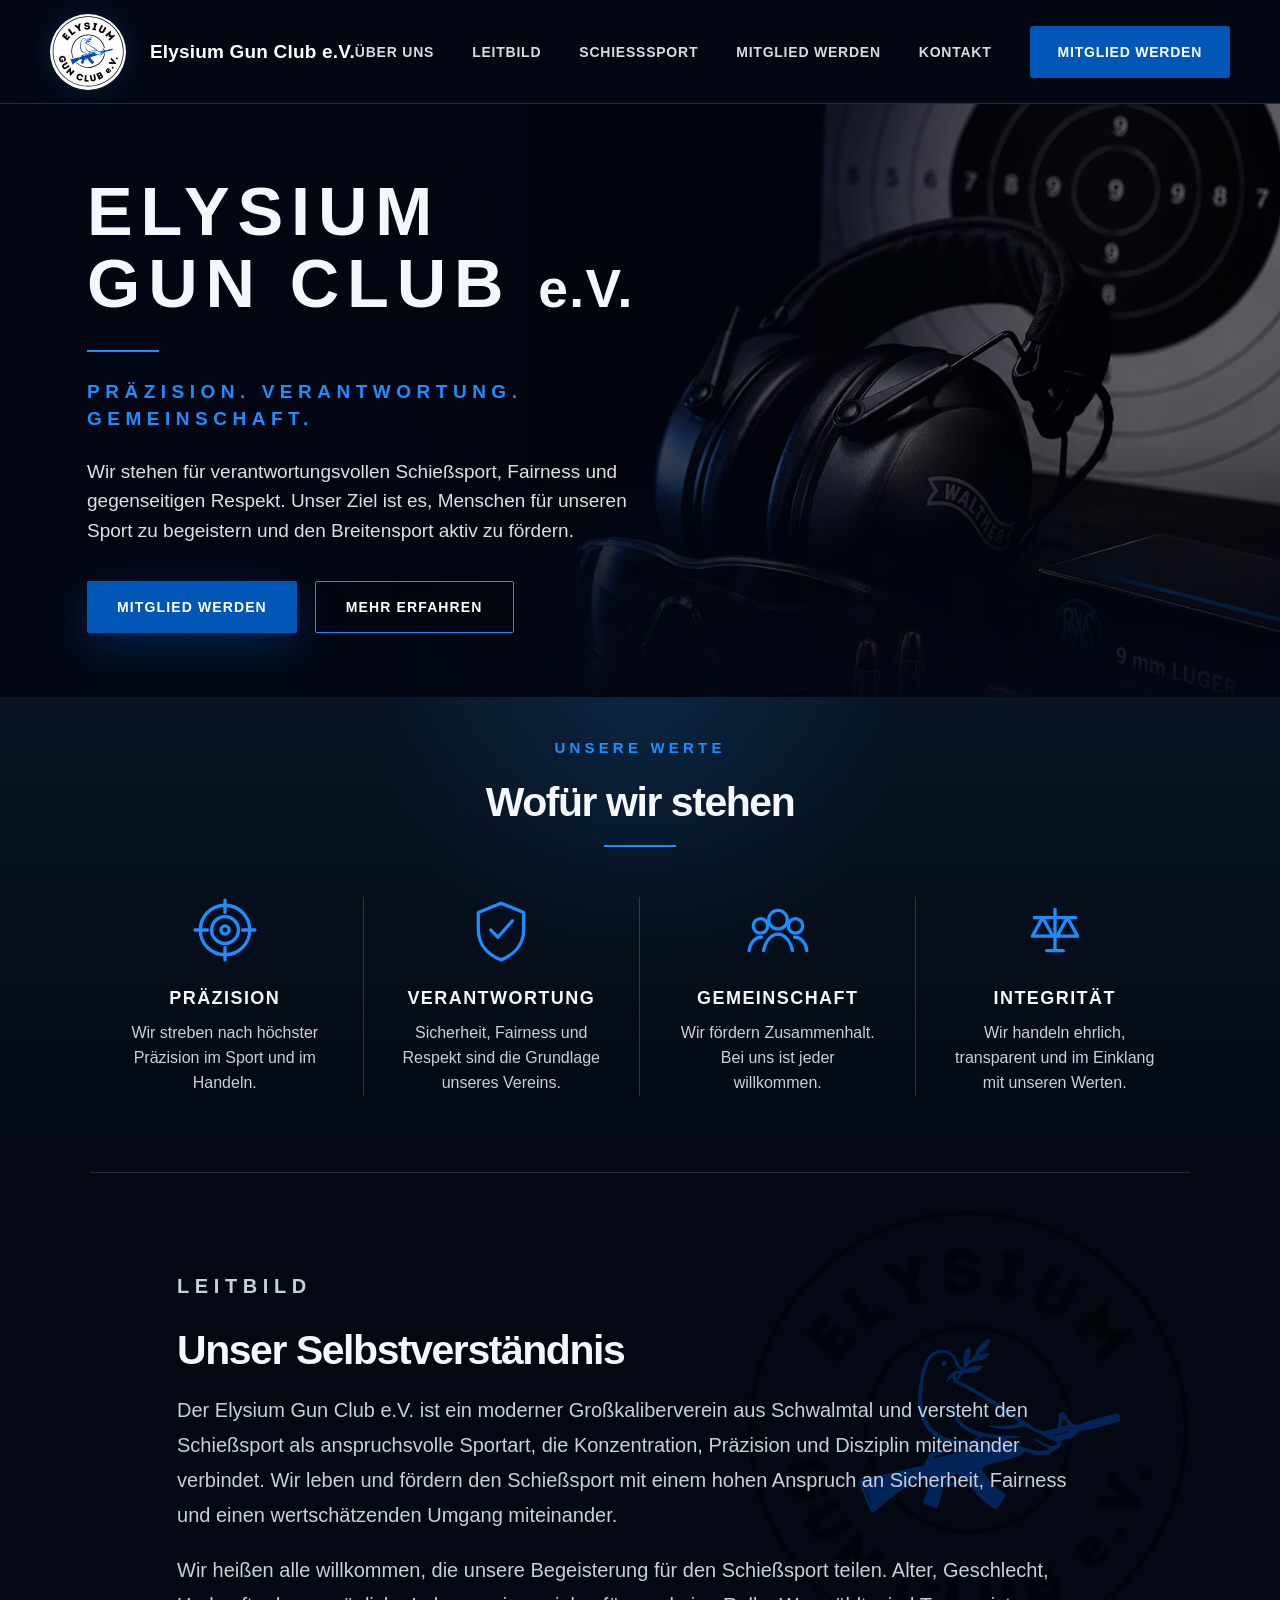
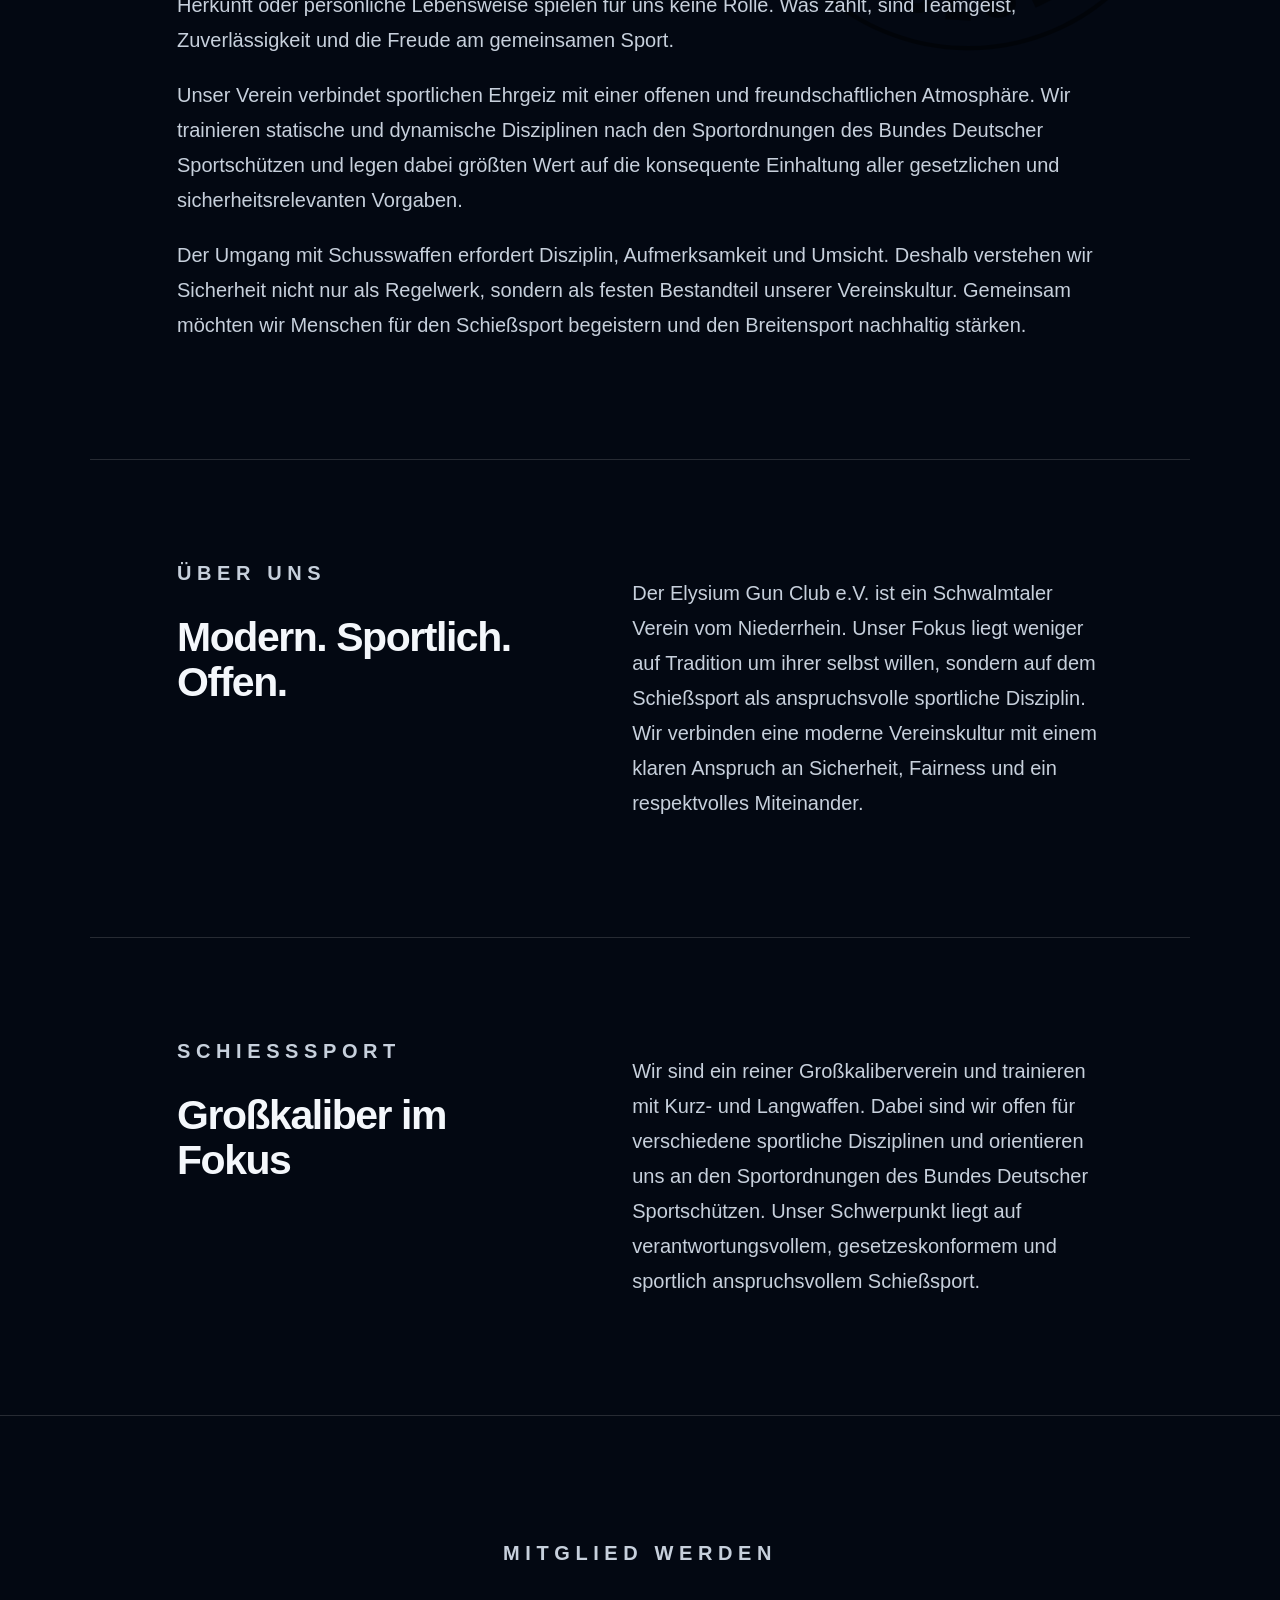
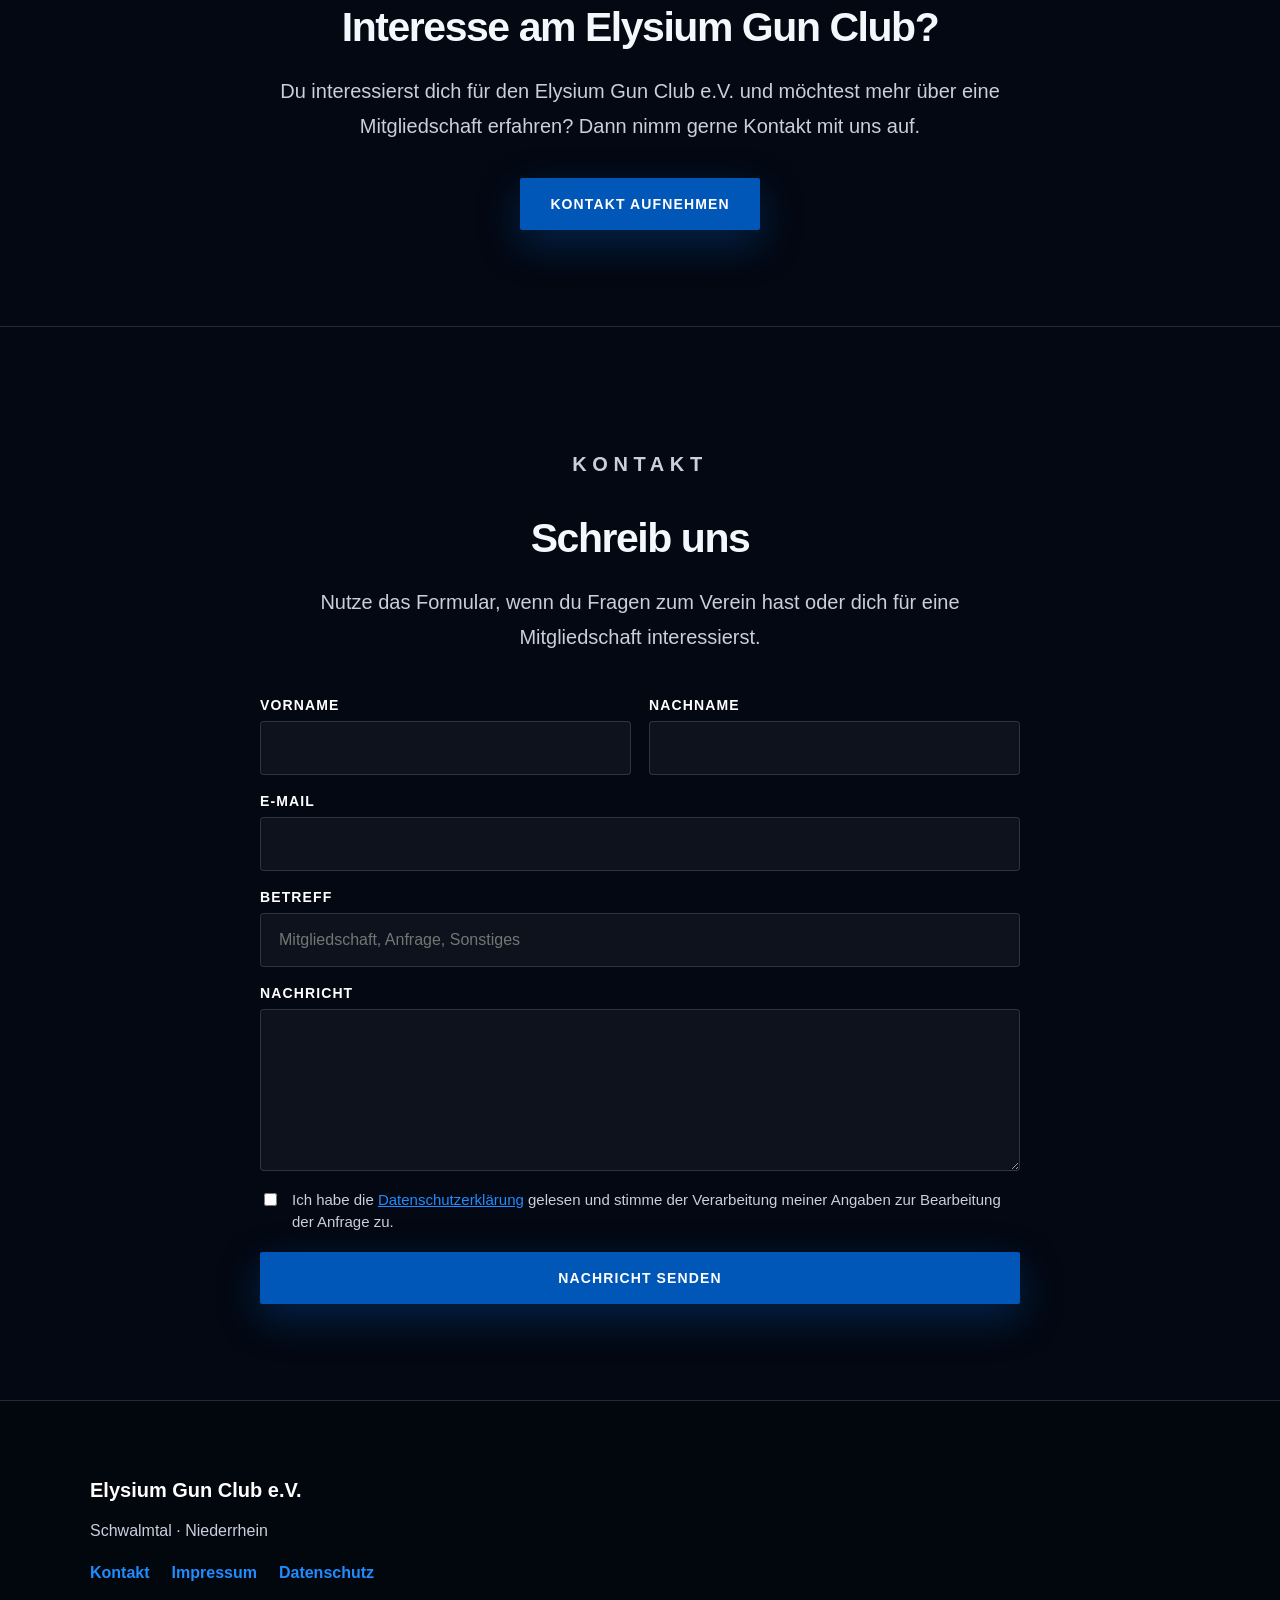
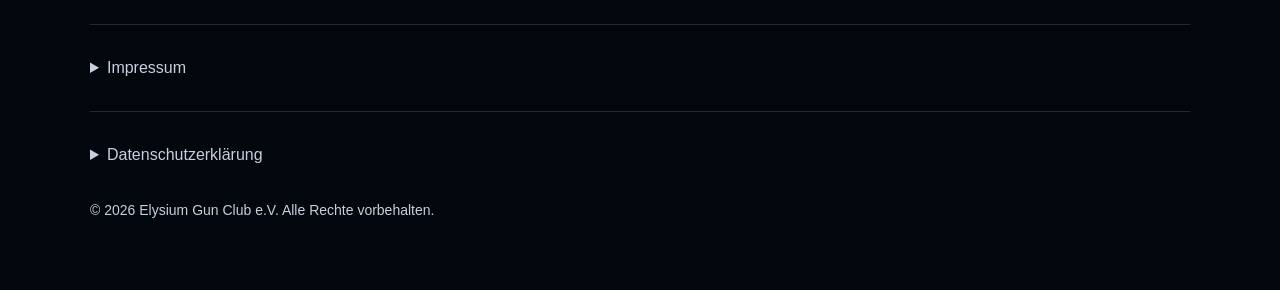
<file: index.html>
<!DOCTYPE html>
<html lang="de">
<head>
  <meta charset="UTF-8" />
  <meta name="viewport" content="width=device-width, initial-scale=1.0" />
  <title>Elysium Gun Club e.V.</title>
  <link rel="icon" type="image/svg+xml" href="images/logo.svg?v=2">
  <link rel="alternate icon" type="image/png" href="images/logo.png?v=2">
  <link rel="apple-touch-icon" href="images/logo.png?v=2">

  <meta property="og:title" content="Elysium Gun Club e.V.">
  <meta property="og:description" content="Moderner Großkaliberverein aus Schwalmtal. Präzision. Verantwortung. Gemeinschaft.">
  <meta property="og:image" content="https://elysiumgunclub.com/images/hero.webp">
  <meta property="og:type" content="website">
  <meta property="og:url" content="https://elysiumgunclub.com">
  <meta name="description" content="Elysium Gun Club e.V. – moderner Großkaliberverein aus Schwalmtal am Niederrhein." />
  <link rel="stylesheet" href="css/style.css" />
</head>

<body>
  <header class="site-header">
    <a href="#start" class="brand">
      <span class="brand-logo">
        <img src="images/logo.svg" alt="Logo des Elysium Gun Club e.V." />
      </span>
      <span class="brand-text">Elysium Gun Club e.V.</span>
    </a>

    <nav class="site-nav" aria-label="Hauptnavigation">
      <a href="#ueber-uns">Über uns</a>
      <a href="#leitbild">Leitbild</a>
      <a href="#schiesssport">Schießsport</a>
      <a href="#mitglied-werden">Mitglied werden</a>
      <a href="#kontakt">Kontakt</a>
      <a href="#kontakt" class="nav-button">Mitglied werden</a>
    </nav>
  </header>

  <main>
    <section id="start" class="hero">
      <div class="hero-media">
        <img src="images/hero.webp" alt="Schießsportausrüstung mit Zielscheibe, Gehörschutz und Schutzbrille" />
      </div>

      <div class="hero-content">
        <h1>ELYSIUM<br>GUN CLUB <span>e.V.</span></h1>
        <div class="hero-line"></div>

        <p class="hero-claim">Präzision. Verantwortung. Gemeinschaft.</p>

        <p class="hero-text">
          Wir stehen für verantwortungsvollen Schießsport, Fairness und gegenseitigen Respekt.
          Unser Ziel ist es, Menschen für unseren Sport zu begeistern und den Breitensport aktiv zu fördern.
        </p>

        <div class="hero-actions">
          <a href="#kontakt" class="button button-primary">Mitglied werden</a>
          <a href="#leitbild" class="button button-secondary">Mehr erfahren</a>
        </div>
      </div>
    </section>

    <section class="values">
      <p class="section-kicker">Unsere Werte</p>
      <h2>Wofür wir stehen</h2>
      <div class="section-line"></div>

      <div class="value-grid">
        <article class="value-card">
          <div class="value-icon">
            <svg viewBox="0 0 64 64" aria-hidden="true">
              <circle cx="32" cy="32" r="24"></circle>
              <circle cx="32" cy="32" r="13"></circle>
              <circle cx="32" cy="32" r="4"></circle>
              <path d="M32 3v12M32 49v12M3 32h12M49 32h12"></path>
            </svg>
          </div>
          <h3>Präzision</h3>
          <p>Wir streben nach höchster Präzision im Sport und im Handeln.</p>
        </article>

        <article class="value-card">
          <div class="value-icon">
            <svg viewBox="0 0 64 64" aria-hidden="true">
              <path d="M32 6l22 9v16c0 15-9 25-22 30C19 56 10 46 10 31V15l22-9z"></path>
              <path d="M22 32l7 7 14-16"></path>
            </svg>
          </div>
          <h3>Verantwortung</h3>
          <p>Sicherheit, Fairness und Respekt sind die Grundlage unseres Vereins.</p>
        </article>

        <article class="value-card">
          <div class="value-icon">
            <svg viewBox="0 0 64 64" aria-hidden="true">
              <circle cx="32" cy="22" r="9"></circle>
              <circle cx="15" cy="28" r="7"></circle>
              <circle cx="49" cy="28" r="7"></circle>
              <path d="M18 52c2-10 8-16 14-16s12 6 14 16"></path>
              <path d="M4 52c1-8 6-13 12-13"></path>
              <path d="M60 52c-1-8-6-13-12-13"></path>
            </svg>
          </div>
          <h3>Gemeinschaft</h3>
          <p>Wir fördern Zusammenhalt. Bei uns ist jeder willkommen.</p>
        </article>

        <article class="value-card">
          <div class="value-icon">
            <svg viewBox="0 0 64 64" aria-hidden="true">
              <path d="M12 20h40"></path>
              <path d="M32 12v40"></path>
              <path d="M20 20l-10 18h20L20 20z"></path>
              <path d="M44 20l-10 18h20L44 20z"></path>
              <path d="M24 52h16"></path>
            </svg>
          </div>
          <h3>Integrität</h3>
          <p>Wir handeln ehrlich, transparent und im Einklang mit unseren Werten.</p>
        </article>
      </div>
    </section>

    <section id="leitbild" class="content-section">
      <img class="section-watermark" src="images/logo.svg" alt="" aria-hidden="true" />
      <p class="section-kicker">Leitbild</p>
      <h2>Unser Selbstverständnis</h2>

      <p>
        Der Elysium Gun Club e.V. ist ein moderner Großkaliberverein aus Schwalmtal und versteht den Schießsport
        als anspruchsvolle Sportart, die Konzentration, Präzision und Disziplin miteinander verbindet.
        Wir leben und fördern den Schießsport mit einem hohen Anspruch an Sicherheit, Fairness und einen wertschätzenden Umgang miteinander.
      </p>

      <p>
        Wir heißen alle willkommen, die unsere Begeisterung für den Schießsport teilen. Alter, Geschlecht,
        Herkunft oder persönliche Lebensweise spielen für uns keine Rolle. Was zählt, sind Teamgeist,
        Zuverlässigkeit und die Freude am gemeinsamen Sport.
      </p>

      <p>
        Unser Verein verbindet sportlichen Ehrgeiz mit einer offenen und freundschaftlichen Atmosphäre.
        Wir trainieren statische und dynamische Disziplinen nach den Sportordnungen des Bundes Deutscher Sportschützen
        und legen dabei größten Wert auf die konsequente Einhaltung aller gesetzlichen und sicherheitsrelevanten Vorgaben.
      </p>

      <p>
        Der Umgang mit Schusswaffen erfordert Disziplin, Aufmerksamkeit und Umsicht.
        Deshalb verstehen wir Sicherheit nicht nur als Regelwerk, sondern als festen Bestandteil unserer Vereinskultur.
        Gemeinsam möchten wir Menschen für den Schießsport begeistern und den Breitensport nachhaltig stärken.
      </p>
    </section>

    <section id="ueber-uns" class="content-section split-section">
      <div>
        <p class="section-kicker">Über uns</p>
        <h2>Modern. Sportlich. Offen.</h2>
      </div>
      <p>
        Der Elysium Gun Club e.V. ist ein Schwalmtaler Verein vom Niederrhein.
        Unser Fokus liegt weniger auf Tradition um ihrer selbst willen, sondern auf dem Schießsport
        als anspruchsvolle sportliche Disziplin. Wir verbinden eine moderne Vereinskultur mit einem klaren Anspruch
        an Sicherheit, Fairness und ein respektvolles Miteinander.
      </p>
    </section>

    <section id="schiesssport" class="content-section split-section">
      <div>
        <p class="section-kicker">Schießsport</p>
        <h2>Großkaliber im Fokus</h2>
      </div>
      <p>
        Wir sind ein reiner Großkaliberverein und trainieren mit Kurz- und Langwaffen.
        Dabei sind wir offen für verschiedene sportliche Disziplinen und orientieren uns an den Sportordnungen
        des Bundes Deutscher Sportschützen. Unser Schwerpunkt liegt auf verantwortungsvollem,
        gesetzeskonformem und sportlich anspruchsvollem Schießsport.
      </p>
    </section>

    <section id="mitglied-werden" class="cta-section">
      <p class="section-kicker">Mitglied werden</p>
      <h2>Interesse am Elysium Gun Club?</h2>
      <p>
        Du interessierst dich für den Elysium Gun Club e.V. und möchtest mehr über eine Mitgliedschaft erfahren?
        Dann nimm gerne Kontakt mit uns auf.
      </p>
      <a href="#kontakt" class="button button-primary">Kontakt aufnehmen</a>
    </section>

    <section id="kontakt" class="contact-section">
      <p class="section-kicker">Kontakt</p>
      <h2>Schreib uns</h2>
      <p>
        Nutze das Formular, wenn du Fragen zum Verein hast oder dich für eine Mitgliedschaft interessierst.
      </p>

      <form class="contact-form" action="/api/contact" method="post" accept-charset="UTF-8">
        <div class="form-grid">
          <div class="form-row">
            <label for="firstname">Vorname</label>
            <input id="firstname" name="firstname" type="text" autocomplete="given-name" required />
          </div>

          <div class="form-row">
            <label for="lastname">Nachname</label>
            <input id="lastname" name="lastname" type="text" autocomplete="family-name" required />
          </div>
        </div>

        <div class="form-row">
          <label for="email">E-Mail</label>
          <input id="email" name="email" type="email" autocomplete="email" required />
        </div>

        <div class="form-row">
          <label for="topic">Betreff</label>
          <input id="topic" name="topic" type="text" placeholder="Mitgliedschaft, Anfrage, Sonstiges" />
        </div>

        <div class="form-row">
          <label for="message">Nachricht</label>
          <textarea id="message" name="message" rows="7" required></textarea>
        </div>

        <label class="privacy-check">
          <input type="checkbox" name="privacy" required />
          <span>Ich habe die <a href="#datenschutz">Datenschutzerklärung</a> gelesen und stimme der Verarbeitung meiner Angaben zur Bearbeitung der Anfrage zu.</span>
        </label>

        <button type="submit" class="button button-primary">Nachricht senden</button>
      </form>
    </section>

    <footer class="footer-section">
      <div class="footer-inner">
        <p class="footer-title">Elysium Gun Club e.V.</p>
        <p>Schwalmtal · Niederrhein</p>

        <nav class="footer-links" aria-label="Rechtliche Hinweise und Kontakt">
          <a href="#kontakt">Kontakt</a>
          <a href="#impressum">Impressum</a>
          <a href="#datenschutz">Datenschutz</a>
        </nav>

        <details id="impressum" class="legal-section legal-details">
          <summary>Impressum</summary>
          <div class="legal-content">
            <p><strong>Elysium Gun Club e.V.</strong></p>
            <p>Antoniusstraße 3<br />41366 Schwalmtal</p>

            <p><strong>Vertreten durch:</strong><br>
              Malcolm Gruschka, 1. Vorsitzender<br>
              Richard Bischoff, Schatzmeister
            </p>

            <p><strong>Registereintrag:</strong><br />
              Eingetragen im Vereinsregister.<br />
              Registergericht: Amtsgericht Mönchengladbach<br />
              Registernummer: VR 5907
            </p>

            <p><strong>Kontakt:</strong><br />
              E-Mail: info@elysiumgunclub.com
            </p>

            <p><strong>Verantwortlich für den Inhalt nach § 18 Abs. 2 MStV:</strong><br />
              Malcolm Gruschka<br />
              Antoniusstraße 3<br />
              41366 Schwalmtal
            </p>
          </div>
        </details>

        <details id="datenschutz" class="legal-section legal-details">
          <summary>Datenschutzerklärung</summary>
          <div class="legal-content">
            <p class="legal-updated">Stand: Juli 2026</p>

            <h3>1. Verantwortlicher</h3>
            <p>
              Verantwortlicher im Sinne der Datenschutz-Grundverordnung (DSGVO) ist:<br />
              <strong>Elysium Gun Club e.V.</strong><br />
              Antoniusstraße 3<br />
              41366 Schwalmtal<br />
              E-Mail: info@elysiumgunclub.com
            </p>

            <h3>2. Allgemeine Hinweise zur Datenverarbeitung</h3>
            <p>
              Wir verarbeiten personenbezogene Daten nur, soweit dies für den Betrieb dieser Website, die sichere Bereitstellung unserer Inhalte
              und die Bearbeitung von Kontaktanfragen erforderlich ist. Personenbezogene Daten sind alle Informationen, die sich auf eine
              identifizierte oder identifizierbare natürliche Person beziehen, zum Beispiel Name, E-Mail-Adresse, IP-Adresse oder Inhalte einer Nachricht.
            </p>
            <p>
              Die Verarbeitung erfolgt insbesondere auf Grundlage von Art. 6 Abs. 1 lit. a DSGVO, wenn eine Einwilligung erteilt wurde,
              Art. 6 Abs. 1 lit. b DSGVO, wenn die Verarbeitung zur Durchführung vorvertraglicher Maßnahmen oder zur Bearbeitung einer auf
              Mitgliedschaft gerichteten Anfrage erforderlich ist, sowie Art. 6 Abs. 1 lit. f DSGVO, wenn wir ein berechtigtes Interesse an der
              sicheren, stabilen und zweckmäßigen Bereitstellung unserer Website und der Bearbeitung von Anfragen haben.
            </p>

            <h3>3. Bereitstellung der Website und Server-Logfiles</h3>
            <p>
              Beim Aufruf unserer Website werden technisch erforderliche Daten verarbeitet. Dazu können insbesondere IP-Adresse, Datum und Uhrzeit
              des Zugriffs, aufgerufene Seiten oder Dateien, übertragene Datenmenge, Referrer-URL, Browsertyp, Betriebssystem sowie technische
              Verbindungsdaten gehören. Diese Daten sind erforderlich, um die Website auszuliefern, ihre Stabilität und Sicherheit zu gewährleisten
              und Missbrauch oder technische Störungen erkennen zu können.
            </p>
            <p>
              Rechtsgrundlage ist Art. 6 Abs. 1 lit. f DSGVO. Unser berechtigtes Interesse liegt in der sicheren und zuverlässigen Bereitstellung
              unseres Online-Angebots.
            </p>

            <h3>4. Hosting, CDN und Sicherheitsdienste von Cloudflare</h3>
            <p>
              Unsere Website wird über Cloudflare Pages und damit über Dienste von Cloudflare bereitgestellt. Anbieter ist Cloudflare, Inc.,
              101 Townsend St, San Francisco, CA 94107, USA; in Deutschland ist außerdem die Cloudflare Germany GmbH, Rosental 7, c/o Mindspace,
              80331 München, erreichbar. Cloudflare verarbeitet technische Zugriffsdaten, insbesondere IP-Adressen und Verbindungsdaten,
              um die Website auszuliefern, Ladezeiten zu verbessern und die Website vor Angriffen und missbräuchlichen Zugriffen zu schützen.
            </p>
            <p>
              Die Nutzung von Cloudflare erfolgt auf Grundlage von Art. 6 Abs. 1 lit. f DSGVO. Unser berechtigtes Interesse liegt in der sicheren,
              schnellen und zuverlässigen Bereitstellung der Website. Soweit Cloudflare personenbezogene Daten in unserem Auftrag verarbeitet,
              erfolgt dies auf Grundlage einer Vereinbarung zur Auftragsverarbeitung im Sinne von Art. 28 DSGVO.
            </p>
            <p>
              Weitere Informationen findest du in der Datenschutzerklärung von Cloudflare unter
              <a href="https://www.cloudflare.com/policies/privacy/" rel="noopener noreferrer">cloudflare.com/policies/privacy/</a>.
            </p>

            <h3>5. Kontaktformular und E-Mail-Versand über Resend</h3>
            <p>
              Wenn du uns über das Kontaktformular schreibst, verarbeiten wir die von dir eingegebenen Daten zur Bearbeitung deiner Anfrage.
              Dazu gehören insbesondere Vorname, Nachname, E-Mail-Adresse, Betreff, Nachricht sowie die Bestätigung, dass du die Datenschutzerklärung
              gelesen hast. Ohne die Pflichtangaben können wir deine Anfrage nicht über das Formular entgegennehmen.
            </p>
            <p>
              Die Verarbeitung erfolgt je nach Inhalt der Anfrage auf Grundlage von Art. 6 Abs. 1 lit. b DSGVO, soweit die Anfrage auf eine
              Mitgliedschaft oder vorvertragliche Kommunikation gerichtet ist, sowie auf Grundlage von Art. 6 Abs. 1 lit. f DSGVO, weil wir ein
              berechtigtes Interesse daran haben, eingehende Anfragen zuverlässig zu empfangen und zu beantworten. Soweit eine Einwilligung abgefragt
              wird, erfolgt die Verarbeitung zusätzlich auf Grundlage von Art. 6 Abs. 1 lit. a DSGVO.
            </p>
            <p>
              Für die technische Weiterleitung der Kontaktanfrage per E-Mail nutzen wir den Dienst Resend. Anbieter ist Plus Five Five, Inc.,
              2261 Market Street #5039, San Francisco, CA 94114, USA. Die über das Formular eingegebenen Daten werden über eine Cloudflare Pages
              Function verarbeitet und anschließend über Resend an unsere Vereinsadresse info@elysiumgunclub.com zugestellt. Resend verarbeitet dabei
              insbesondere Absenderadresse, Empfängeradresse, Betreff, Nachrichteninhalt und technische Versanddaten.
            </p>
            <p>
              Resend bietet nach eigenen Angaben DSGVO-bezogene Vertragsunterlagen und ein Data Processing Addendum an. Soweit Resend personenbezogene
              Daten in unserem Auftrag verarbeitet, erfolgt dies auf Grundlage einer Vereinbarung zur Auftragsverarbeitung. Da Resend ein US-Anbieter ist,
              kann eine Verarbeitung oder ein Zugriff außerhalb der Europäischen Union nicht vollständig ausgeschlossen werden. Wir achten bei der Auswahl
              der eingesetzten Dienste auf angemessene Schutzmaßnahmen.
            </p>
            <p>
              Weitere Informationen findest du in der Datenschutzerklärung von Resend unter
              <a href="https://resend.com/legal/privacy-policy" rel="noopener noreferrer">resend.com/legal/privacy-policy</a>.
            </p>

            <h3>6. Cookies, lokale Speicherung und Analyse</h3>
            <p>
              Unsere Website verwendet derzeit keine Analyse-Tools, kein Tracking, keine Marketing-Cookies und keine Werbeprofile.
              Wir setzen selbst keine nicht erforderlichen Cookies ein. Soweit technisch notwendige Speicherungen oder Zugriffe auf dein Endgerät
              erfolgen, dienen diese ausschließlich der sicheren und funktionsfähigen Bereitstellung der Website oder des Kontaktformulars.
              Rechtsgrundlage für technisch notwendige Vorgänge ist § 25 Abs. 2 TDDDG sowie Art. 6 Abs. 1 lit. f DSGVO.
            </p>
            <p>
              Für nicht technisch erforderliche Cookies oder vergleichbare Technologien würden wir vorab eine Einwilligung einholen. Da solche
              Dienste derzeit nicht eingesetzt werden, erscheint auf dieser Website aktuell kein Cookie-Banner.
            </p>

            <h3>7. Empfänger personenbezogener Daten</h3>
            <p>
              Zugriff auf personenbezogene Daten erhalten nur diejenigen Stellen, die diese zur Erfüllung der genannten Zwecke benötigen. Dazu zählen
              insbesondere der Verein selbst sowie die von uns eingesetzten technischen Dienstleister für Hosting, Sicherheit und E-Mail-Versand.
              Eine Weitergabe zu Werbezwecken findet nicht statt.
            </p>

            <h3>8. Speicherdauer</h3>
            <p>
              Personenbezogene Daten werden nur so lange gespeichert, wie dies für den jeweiligen Zweck erforderlich ist. Kontaktanfragen speichern wir
              grundsätzlich so lange, wie dies zur Bearbeitung der Anfrage und einer etwaigen Anschlusskommunikation notwendig ist. Gesetzliche
              Aufbewahrungsfristen bleiben unberührt.
            </p>

            <h3>9. Deine Rechte</h3>
            <p>
              Du hast im Rahmen der gesetzlichen Voraussetzungen das Recht auf Auskunft über die von uns verarbeiteten personenbezogenen Daten,
              Berichtigung unrichtiger Daten, Löschung, Einschränkung der Verarbeitung, Datenübertragbarkeit sowie Widerspruch gegen Verarbeitungen,
              die auf Art. 6 Abs. 1 lit. f DSGVO beruhen. Soweit eine Verarbeitung auf deiner Einwilligung beruht, kannst du diese Einwilligung
              jederzeit mit Wirkung für die Zukunft widerrufen.
            </p>

            <h3>10. Beschwerderecht bei einer Aufsichtsbehörde</h3>
            <p>
              Du hast außerdem das Recht, dich bei einer Datenschutzaufsichtsbehörde zu beschweren, wenn du der Ansicht bist, dass die Verarbeitung
              deiner personenbezogenen Daten gegen Datenschutzrecht verstößt. Zuständig kann insbesondere die Landesbeauftragte für Datenschutz und
              Informationsfreiheit Nordrhein-Westfalen sein.
            </p>

            <h3>11. Änderung dieser Datenschutzerklärung</h3>
            <p>
              Wir können diese Datenschutzerklärung anpassen, wenn sich technische, organisatorische oder rechtliche Anforderungen ändern.
              Es gilt jeweils die auf dieser Website veröffentlichte aktuelle Fassung.
            </p>
          </div>
        </details>

        <p class="copyright">© 2026 Elysium Gun Club e.V. Alle Rechte vorbehalten.</p>
      </div>
    </footer>
  </main>

  <script>
    function openLegalDetailsFromHash() {
      var id = window.location.hash.replace("#", "");
      if (!id) return;

      var target = document.getElementById(id);
      if (target && target.tagName.toLowerCase() === "details") {
        target.open = true;
      }
    }

    window.addEventListener("hashchange", openLegalDetailsFromHash);
    openLegalDetailsFromHash();
  </script>
</body>
</html>
</file>
<file: css/style.css>
:root {
  --bg: #030812;
  --bg2: #071321;
  --blue: #0057b8;
  --blue-light: #1f8cff;
  --text: #f4f7fb;
  --muted: #c7d0dc;
  --line: rgba(255, 255, 255, 0.14);
}

* {
  box-sizing: border-box;
}

html {
  scroll-behavior: smooth;
}

body {
  margin: 0;
  font-family: -apple-system, BlinkMacSystemFont, "SF Pro Display", "Segoe UI", Arial, sans-serif;
  background: var(--bg);
  color: var(--text);
}

.site-header {
  position: fixed;
  inset: 0 0 auto 0;
  height: 104px;
  padding: 0 3.9vw;
  display: flex;
  align-items: center;
  justify-content: space-between;
  background: rgba(3, 8, 18, 0.84);
  backdrop-filter: blur(22px);
  border-bottom: 1px solid var(--line);
  z-index: 20;
}

.brand {
  display: flex;
  align-items: center;
  gap: 24px;
  color: white;
  text-decoration: none;
}

.brand-logo {
  width: 76px;
  height: 76px;
  display: flex;
  justify-content: center;
  align-items: center;
  background: white;
  border-radius: 50%;
  overflow: hidden;
  box-shadow: 0 0 34px rgba(31, 140, 255, 0.18);
}

.brand-logo img {
  width: 110%;
  height: 110%;
  object-fit: contain;
  display: block;
  transform: translateX(0.45px) translateY(0.3px);
}

.brand-text {
  font-size: 19px;
  font-weight: 650;
  letter-spacing: 0.01em;
}

.site-nav {
  display: flex;
  align-items: center;
  gap: 38px;
}

.site-nav a {
  color: rgba(255, 255, 255, 0.86);
  text-decoration: none;
  font-size: 14px;
  font-weight: 700;
  text-transform: uppercase;
  letter-spacing: 0.055em;
}

.site-nav a:hover {
  color: white;
}

.nav-button {
  padding: 18px 28px;
  background: var(--blue);
  color: white !important;
  border-radius: 3px;
}

.hero {
  position: relative;
  min-height: 690px;
  padding: 176px 0 64px;
  overflow: hidden;
  background: #020712;
}

.hero-media {
  position: absolute;
  inset: 104px 0 0 0;
  z-index: 1;
}

.hero-media img {
  width: 100%;
  height: 100%;
  object-fit: cover;
  object-position: 62% center;
  display: block;
  filter: saturate(0.9) contrast(1.06) brightness(0.84);
}

.hero-media::before {
  content: "";
  position: absolute;
  inset: 0;
  z-index: 2;
  background:
    linear-gradient(90deg, rgba(2, 7, 18, 0.99) 0%, rgba(2, 7, 18, 0.93) 30%, rgba(2, 7, 18, 0.58) 55%, rgba(2, 7, 18, 0.10) 100%),
    linear-gradient(180deg, rgba(2, 7, 18, 0.18) 0%, rgba(2, 7, 18, 0.10) 56%, rgba(2, 7, 18, 0.96) 100%);
}

.hero-content {
  position: relative;
  z-index: 3;
  width: min(650px, 88vw);
  margin-left: 6.8vw;
}

.section-kicker {
  margin: 0 0 24px;
  color: var(--blue-light);
  font-size: 15px;
  font-weight: 800;
  text-transform: uppercase;
  letter-spacing: 0.28em;
}

h1 {
  margin: 0;
  font-size: clamp(54px, 5.35vw, 84px);
  line-height: 1.05;
  font-weight: 800;
  text-transform: uppercase;
  letter-spacing: 0.115em;
}

h1 span {
  font-size: 0.78em;
  text-transform: none;
  letter-spacing: 0.025em;
}

.hero-line,
.section-line {
  width: 72px;
  height: 2px;
  margin: 30px 0 26px;
  background: var(--blue-light);
}

.hero-claim {
  margin: 0 0 24px;
  color: var(--blue-light);
  font-size: 19px;
  line-height: 1.45;
  font-weight: 800;
  text-transform: uppercase;
  letter-spacing: 0.29em;
}

.hero-text {
  margin: 0;
  max-width: 570px;
  color: rgba(255, 255, 255, 0.88);
  font-size: 19px;
  line-height: 1.55;
}

.hero-actions {
  margin-top: 36px;
  display: flex;
  gap: 18px;
}

.button {
  display: inline-flex;
  align-items: center;
  justify-content: center;
  min-width: 180px;
  min-height: 52px;
  padding: 0 30px;
  text-decoration: none;
  color: white;
  font-size: 14px;
  font-weight: 800;
  text-transform: uppercase;
  letter-spacing: 0.08em;
  border-radius: 2px;
  border: 0;
  cursor: pointer;
}

.button-primary {
  background: var(--blue);
  box-shadow: 0 14px 40px rgba(0, 87, 184, 0.34);
}

.button-secondary {
  border: 1px solid var(--blue-light);
  background: rgba(0, 0, 0, 0.18);
}

.values {
  padding: 42px 6.8vw 76px;
  background:
    radial-gradient(circle at 50% 0%, rgba(31, 140, 255, 0.14), transparent 34%),
    linear-gradient(180deg, #081522 0%, #030812 100%);
  text-align: center;
}

.values h2,
.content-section h2,
.cta-section h2,
.contact-section h2 {
  margin: 0;
  font-size: clamp(34px, 3.2vw, 50px);
  line-height: 1.1;
  letter-spacing: -0.035em;
}

.values .section-line {
  margin: 20px auto 50px;
}

.value-grid {
  display: grid;
  grid-template-columns: repeat(4, 1fr);
  max-width: 1180px;
  margin: 0 auto;
}

.value-card {
  padding: 0 38px;
  border-right: 1px solid rgba(255, 255, 255, 0.17);
}

.value-card:last-child {
  border-right: 0;
}

.value-icon {
  width: 66px;
  height: 66px;
  margin: 0 auto 25px;
  color: var(--blue-light);
}

.value-icon svg {
  width: 100%;
  height: 100%;
  fill: none;
  stroke: currentColor;
  stroke-width: 3.2;
  stroke-linecap: round;
  stroke-linejoin: round;
}

.value-card h3 {
  margin: 0 0 12px;
  font-size: 18px;
  text-transform: uppercase;
  letter-spacing: 0.08em;
}

.value-card p {
  margin: 0;
  color: var(--muted);
  font-size: 16px;
  line-height: 1.55;
}

.content-section,
.cta-section,
.contact-section {
  padding: 96px 6.8vw;
  background: #030812;
  border-top: 1px solid var(--line);
}

.content-section {
  max-width: 1100px;
  margin: 0 auto;
}

.content-section p,
.cta-section p,
.contact-section p {
  color: var(--muted);
  font-size: 20px;
  line-height: 1.75;
}

.split-section {
  display: grid;
  grid-template-columns: 0.9fr 1.1fr;
  gap: 70px;
}

.cta-section,
.contact-section {
  text-align: center;
}

.cta-section p,
.contact-section p {
  max-width: 760px;
  margin: 24px auto 34px;
}

.contact-form {
  width: min(760px, 100%);
  margin: 42px auto 0;
  display: grid;
  gap: 18px;
  text-align: left;
}

.form-grid {
  display: grid;
  grid-template-columns: 1fr 1fr;
  gap: 18px;
}

.form-row {
  display: grid;
  gap: 8px;
}

.form-row label {
  color: white;
  font-size: 14px;
  font-weight: 750;
  text-transform: uppercase;
  letter-spacing: 0.08em;
}

.form-row input,
.form-row textarea {
  width: 100%;
  padding: 17px 18px;
  border: 1px solid rgba(255, 255, 255, 0.14);
  border-radius: 4px;
  background: rgba(255, 255, 255, 0.045);
  color: white;
  font: inherit;
  outline: none;
}

.form-row input:focus,
.form-row textarea:focus {
  border-color: var(--blue-light);
  box-shadow: 0 0 0 3px rgba(31, 140, 255, 0.16);
}

.form-row textarea {
  resize: vertical;
}

.privacy-check {
  display: flex;
  gap: 12px;
  align-items: flex-start;
  color: var(--muted);
  font-size: 15px;
  line-height: 1.5;
}

.privacy-check input {
  margin-top: 4px;
}

.privacy-check a {
  color: var(--blue-light);
}

.footer-section {
  padding: 58px 6.8vw;
  background: #02060d;
  color: var(--muted);
  border-top: 1px solid var(--line);
}

.footer-inner {
  max-width: 1100px;
  margin: 0 auto;
}

.footer-title {
  color: white;
  font-size: 20px;
  font-weight: 750;
}

.footer-links {
  display: flex;
  gap: 22px;
  margin: 24px 0 42px;
  flex-wrap: wrap;
}

.footer-links a {
  color: var(--blue-light);
  text-decoration: none;
  font-weight: 700;
}

.legal-section {
  padding-top: 34px;
  margin-top: 34px;
  border-top: 1px solid var(--line);
}

.legal-section h2 {
  color: white;
  font-size: 28px;
}

.legal-section h3 {
  color: white;
  margin-top: 28px;
  font-size: 18px;
}

.legal-section p {
  margin: 10px 0;
  line-height: 1.65;
}

.copyright {
  margin-top: 38px;
  font-size: 14px;
}

@media (max-width: 980px) {
  .site-header {
    height: auto;
    padding: 18px 5vw;
    flex-direction: column;
    align-items: flex-start;
    gap: 16px;
  }

  .site-nav {
    width: 100%;
    overflow-x: auto;
    gap: 22px;
    padding-bottom: 4px;
  }

  .nav-button {
    display: none;
  }

  .hero {
    padding-top: 190px;
  }

  .hero-media {
    inset: 120px 0 0 0;
  }

  .hero-media::before {
    background:
      linear-gradient(90deg, rgba(2, 7, 18, 0.96) 0%, rgba(2, 7, 18, 0.75) 100%),
      linear-gradient(180deg, rgba(2, 7, 18, 0.1), rgba(2, 7, 18, 0.96));
  }

  .value-grid {
    grid-template-columns: 1fr 1fr;
    gap: 42px 0;
  }

  .value-card:nth-child(2) {
    border-right: 0;
  }

  .split-section {
    grid-template-columns: 1fr;
    gap: 24px;
  }
}

@media (max-width: 620px) {
  .brand-logo {
    width: 58px;
    height: 58px;
  }

  .brand-text {
    font-size: 16px;
  }

  .site-nav a {
    font-size: 12px;
  }

  .hero-content {
    margin-left: 5vw;
  }

  h1 {
    font-size: 44px;
    letter-spacing: 0.055em;
  }

  .hero-claim {
    font-size: 15px;
    letter-spacing: 0.16em;
  }

  .hero-actions {
    flex-direction: column;
    align-items: flex-start;
  }

  .value-grid,
  .form-grid {
    grid-template-columns: 1fr;
  }

  .value-card {
    border-right: 0;
    border-bottom: 1px solid var(--line);
    padding: 0 0 34px;
  }

  .value-card:last-child {
    border-bottom: 0;
  }
}.content-section {
  position: relative;
  overflow: hidden;
}

.content-section > *:not(.section-watermark) {
  position: relative;
  z-index: 2;
}

.section-watermark {
  position: absolute;
  right: -40px;
  top: 0px;
  width: 520px;
  max-width: 55vw;
  opacity: 0.45;
  z-index: 1;
  pointer-events: none;
  user-select: none;
}

@media (max-width: 820px) {
  .section-watermark {
    display: none;
  }
}/* ===========================
   404 PAGE
=========================== */

.error-page{
    min-height:100vh;
    display:flex;
    flex-direction:column;
    justify-content:center;
    align-items:center;

    text-align:center;

    padding:60px 30px;

    background:
    radial-gradient(circle at top,
    rgba(31,140,255,.12),
    transparent 40%),
    #030812;
}

.error-logo{

    width:333px;
    margin-bottom:34px;

    opacity:.92;
}

.error-page h1{

    font-size:110px;

    margin:0;

    color:white;

    letter-spacing:-3px;
}

.error-page h2{

    margin:12px 0 18px;

    font-size:36px;

    color:white;
}

.error-page p{

    max-width:620px;

    color:var(--muted);

    font-size:20px;

    line-height:1.7;

    margin-bottom:42px;
}

/* ===========================
   MOBILE REFINEMENT
   Only affects tablets and smartphones.
   Desktop styles remain unchanged.
=========================== */

@media (max-width: 768px) {
  html {
    scroll-padding-top: 132px;
  }

  body {
    overflow-x: hidden;
  }

  .site-header {
    padding: 1rem 1.15rem 0.85rem;
    gap: 1rem;
    align-items: flex-start;
  }

  .brand {
    width: 100%;
    gap: 0.9rem;
  }

  .brand-logo {
    width: 3.65rem;
    height: 3.65rem;
    flex: 0 0 3.65rem;
  }

  .brand-text {
    font-size: clamp(1.05rem, 5vw, 1.45rem);
    line-height: 1.1;
    letter-spacing: -0.02em;
  }

  .site-nav {
    width: calc(100% + 2.3rem);
    margin-left: -1.15rem;
    padding: 0.15rem 1.15rem 0.05rem;
    display: flex;
    gap: 1.7rem;
    overflow-x: auto;
    overflow-y: hidden;
    -webkit-overflow-scrolling: touch;
    scroll-snap-type: x proximity;
    scrollbar-width: none;
    border-top: 1px solid rgba(255, 255, 255, 0.08);
  }

  .site-nav::-webkit-scrollbar {
    display: none;
  }

  .site-nav a {
    flex: 0 0 auto;
    scroll-snap-align: start;
    font-size: 0.82rem;
    line-height: 1.25;
    letter-spacing: 0.12em;
    white-space: nowrap;
  }

  .site-nav .nav-button {
    display: none;
  }

  .hero {
    min-height: calc(100svh - 92px);
    padding: 5rem 1.25rem 4.25rem;
    display: flex;
    align-items: center;
  }

  .hero-media {
    inset: 0;
  }

  .hero-media::before {
    background:
      linear-gradient(90deg, rgba(2, 7, 18, 0.97) 0%, rgba(2, 7, 18, 0.84) 48%, rgba(2, 7, 18, 0.50) 100%),
      linear-gradient(180deg, rgba(2, 7, 18, 0.36) 0%, rgba(2, 7, 18, 0.12) 38%, rgba(2, 7, 18, 0.74) 100%);
  }

  .hero-media img {
    width: 100%;
    height: 100%;
    object-fit: cover;
    object-position: 62% center;
    transform: scale(1.03);
    filter: saturate(0.92) contrast(1.07) brightness(0.9);
  }

  .hero-content {
    position: relative;
    z-index: 3;
    width: min(34rem, 100%);
    max-width: 34rem;
    margin-left: 0;
    padding: 0;
  }

  .hero h1 {
    max-width: 10ch;
    font-size: clamp(3rem, 15.5vw, 5.45rem);
    line-height: 0.98;
    letter-spacing: -0.045em;
  }

  .hero-line {
    width: 7.25rem;
    margin: 2rem 0 1.55rem;
  }

  .hero-claim {
    max-width: 17rem;
    font-size: clamp(1rem, 4.3vw, 1.32rem);
    line-height: 1.38;
    letter-spacing: 0.15em;
  }

  .hero-text {
    max-width: 34rem;
    margin-top: 2.05rem;
    font-size: clamp(1.05rem, 5vw, 1.42rem);
    line-height: 1.62;
    letter-spacing: -0.015em;
  }

  .hero-actions {
    margin-top: 2.45rem;
    display: grid;
    grid-template-columns: 1fr;
    gap: 0.95rem;
    max-width: 24rem;
    align-items: stretch;
  }

  .hero-actions .button {
    width: 100%;
    min-height: 4.05rem;
    justify-content: center;
  }

  .values,
  .content-section,
  .cta-section,
  .contact-section,
  .footer-section {
    padding-left: 1.25rem;
    padding-right: 1.25rem;
  }

  .values {
    padding-top: 4.25rem;
  }

  .value-grid {
    gap: 1rem;
  }

  .value-card {
    padding: 1.45rem 0;
  }

  .content-section,
  .cta-section,
  .contact-section {
    scroll-margin-top: 132px;
  }

  .split-section {
    gap: 1.35rem;
  }

  .section-watermark {
    opacity: 0.055;
    width: min(72vw, 18rem);
  }

  .contact-form {
    gap: 1rem;
  }

  .form-grid {
    grid-template-columns: 1fr;
    gap: 1rem;
  }

  .form-row input,
  .form-row textarea {
    font-size: 16px;
  }

  .privacy-check {
    align-items: flex-start;
    line-height: 1.55;
  }

  .footer-inner {
    text-align: left;
  }

  .footer-links {
    justify-content: flex-start;
    gap: 1rem 1.35rem;
  }
}

@media (max-width: 430px) {
  .site-header {
    padding-left: 1rem;
    padding-right: 1rem;
  }

  .site-nav {
    width: calc(100% + 2rem);
    margin-left: -1rem;
    padding-left: 1rem;
    padding-right: 1rem;
    gap: 1.45rem;
  }

  .hero {
    min-height: calc(100svh - 88px);
    padding: 4.2rem 1rem 3.6rem;
  }

  .hero-media img {
    object-position: 66% center;
    transform: scale(1.05);
  }

  .hero h1 {
    font-size: clamp(3rem, 16.8vw, 4.85rem);
  }

  .hero-text {
    font-size: clamp(1.05rem, 4.75vw, 1.3rem);
    line-height: 1.58;
  }

  .hero-actions {
    max-width: none;
  }

  .values,
  .content-section,
  .cta-section,
  .contact-section,
  .footer-section {
    padding-left: 1rem;
    padding-right: 1rem;
  }
}

@media (max-width: 380px) {
  .brand-text {
    font-size: 1.08rem;
  }

  .site-nav a {
    font-size: 0.76rem;
  }

  .hero h1 {
    font-size: 2.9rem;
  }

  .hero-claim {
    font-size: 0.98rem;
  }
}

/* ===========================
   MOBILE HERO FIX
   Ensures the fixed mobile header no longer covers the hero headline.
=========================== */

@media (max-width: 768px) {
  .hero {
    min-height: auto;
    padding-top: 12.25rem;
    padding-bottom: 4.25rem;
    align-items: flex-start;
  }

  .hero-media {
    inset: 0;
  }

  .hero-content {
    margin-left: 0;
  }

  .hero h1 {
    max-width: none;
    font-size: clamp(2.85rem, 13.5vw, 4.75rem);
    line-height: 1.02;
    letter-spacing: 0.045em;
  }
}

@media (max-width: 430px) {
  .hero {
    min-height: auto;
    padding-top: 12.75rem;
    padding-bottom: 4rem;
  }

  .hero h1 {
    font-size: clamp(2.9rem, 13.6vw, 4.25rem);
    line-height: 1.04;
    letter-spacing: 0.038em;
  }

  .hero-line {
    margin-top: 1.65rem;
  }
}

@media (max-width: 380px) {
  .hero {
    padding-top: 12.25rem;
  }

  .hero h1 {
    font-size: 2.72rem;
  }
}
</file>
